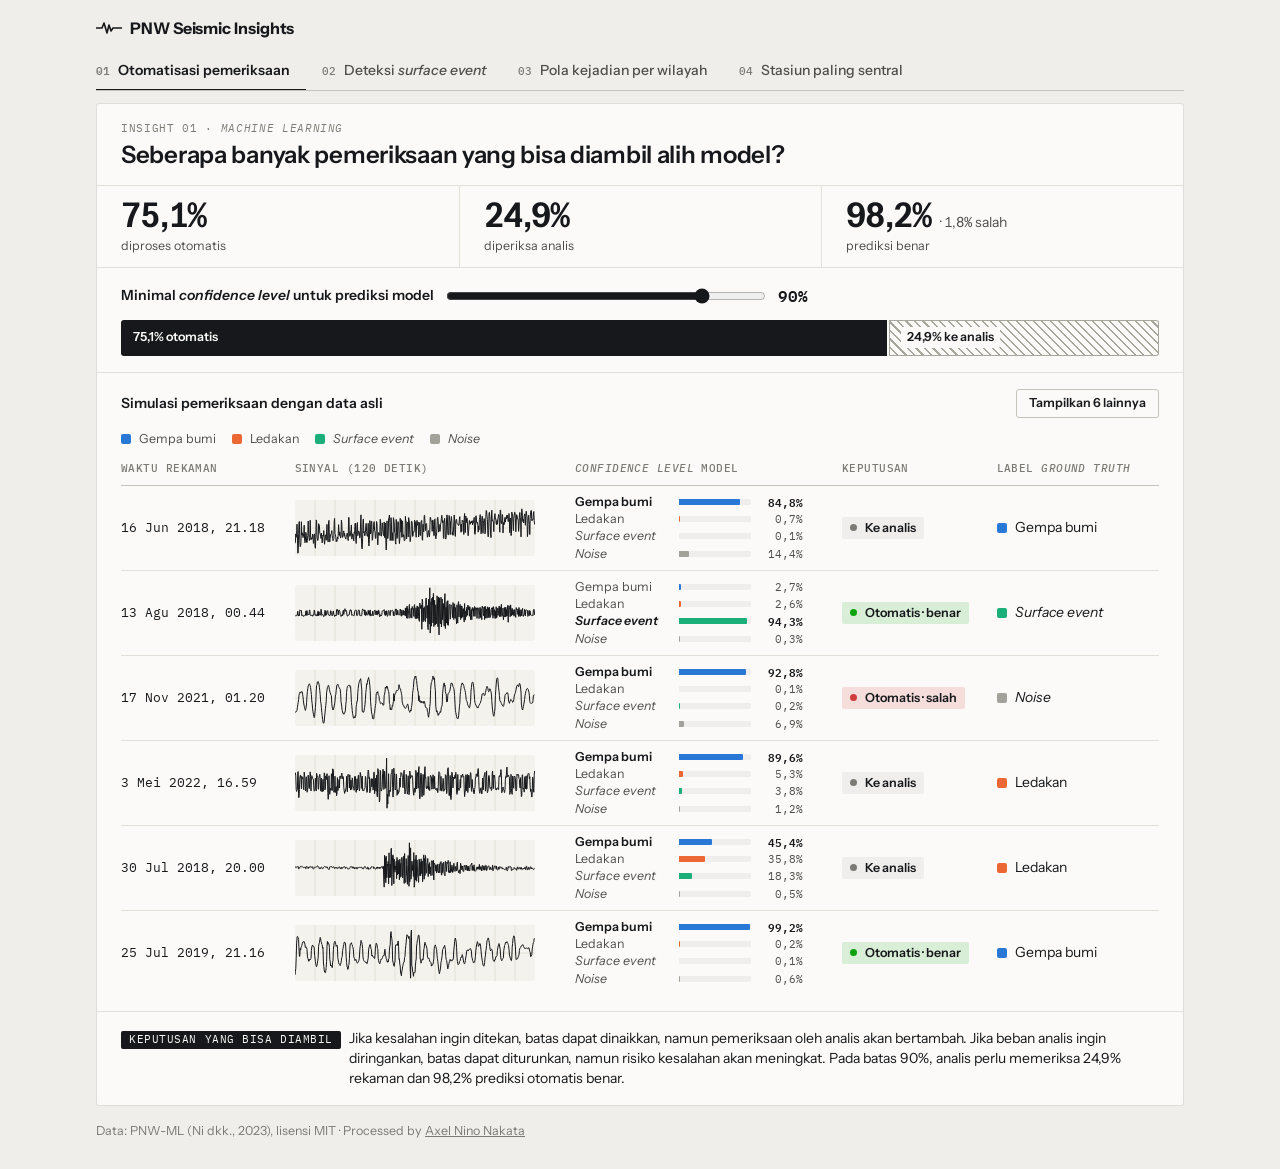
<file: docs/index.html>
<!doctype html>
<html lang="id">
<head>
<meta charset="utf-8">
<meta name="viewport" content="width=device-width, initial-scale=1">
<title>PNW Seismic Insights</title>
<meta name="description" content="Dashboard hasil klasifikasi sinyal seismik dan graph analytics jaringan stasiun Pacific Northwest.">
<link rel="icon" href="data:,">
<link rel="preconnect" href="https://fonts.googleapis.com">
<link rel="preconnect" href="https://fonts.gstatic.com" crossorigin>
<link rel="stylesheet" href="https://fonts.googleapis.com/css2?family=Instrument+Sans:wght@400;500;600;700&family=IBM+Plex+Mono:wght@400;500;600&display=swap">
<link rel="stylesheet" href="assets/style.css">
</head>
<body>
<div class="wrap">
  <header>
    <h1><svg width="26" height="14" viewBox="0 0 26 14" aria-hidden="true"><path d="M0 7h6l2-5 3 10 2-8 2 6 2-3h9" fill="none" stroke="currentColor" stroke-width="1.6" stroke-linejoin="round"/></svg>PNW Seismic Insights</h1>
  </header>

  <nav class="tabs" aria-label="Insight">
    <a href="#otomatisasi"><span class="n">01</span>Otomatisasi pemeriksaan</a>
    <a href="#surface-event"><span class="n">02</span><span>Deteksi <em>surface event</em></span></a>
    <a href="#wilayah"><span class="n">03</span>Pola kejadian per wilayah</a>
    <a href="#stasiun"><span class="n">04</span>Stasiun paling sentral</a>
  </nav>

  <p id="status" class="status" role="status">Memuat data…</p>

  <main id="app" hidden>
  <!-- 01 -->
  <section class="panel" data-panel="otomatisasi">
    <div class="blk head"><span class="eyebrow">Insight 01 · <em>Machine Learning</em></span><h2 class="q">Seberapa banyak pemeriksaan yang bisa diambil alih model?</h2></div>
    <div class="kpis">
      <div class="kpi"><b class="num" id="kAuto">–</b><span>diproses otomatis</span></div>
      <div class="kpi"><b class="num" id="kHold">–</b><span>diperiksa analis</span></div>
      <div class="kpi"><div class="kpi-row"><b class="num" id="kOk">–</b><small class="num" id="kBad"></small></div><span>prediksi benar</span></div>
    </div>
    <div class="blk">
      <div class="ctrl">
        <label for="thr">Minimal <em>confidence level</em> untuk prediksi model</label>
        <input id="thr" type="range" min="50" max="99" step="1" value="90">
        <output id="thrv" for="thr" class="num mono big">90%</output>
      </div>
      <div class="split"><div class="auto" id="sAuto"></div><div class="hold hatch" id="sHold"></div></div>
    </div>
    <div class="blk">
      <div class="row-between">
        <h3 class="sub">Simulasi pemeriksaan dengan data asli</h3>
        <button class="btn" id="again" type="button">Tampilkan 6 lainnya</button>
      </div>
      <div class="legend">
        <span><i class="sw" style="background:var(--eq)"></i>Gempa bumi</span>
        <span><i class="sw" style="background:var(--ex)"></i>Ledakan</span>
        <span><i class="sw" style="background:var(--su)"></i><em>Surface event</em></span>
        <span><i class="sw" style="background:var(--no)"></i><em>Noise</em></span>
      </div>
      <div class="scroll"><table class="queue">
        <thead><tr><th scope="col">Waktu rekaman</th><th scope="col">Sinyal (120 detik)</th><th scope="col"><em>Confidence level</em> model</th><th scope="col">Keputusan</th><th scope="col">Label <em>ground truth</em></th></tr></thead>
        <tbody id="queue"></tbody>
      </table></div>
    </div>
    <div class="blk foot">
      <p class="decide"><span class="lbl">Keputusan yang bisa diambil</span><span id="dec1"></span></p>
    </div>
  </section>

  <!-- 02 -->
  <section class="panel" data-panel="surface-event" hidden>
    <div class="blk head">
      <span class="eyebrow">Insight 02 · <em>Graph Analytics</em> + <em>Deep Learning</em></span>
      <h2 class="q">Bagaimana agar <em>surface event</em> tidak terlewat?</h2>
      <p class="ctx"><em>Surface event</em> seperti longsor di sekitar gunung api memiliki getaran kecil dan sering hanya terekam 1 stasiun, berbeda dengan gempa bumi atau ledakan.</p>
    </div>
    <div class="blk">
      <h3 class="sub">Pilih aturan alarm</h3>
      <div class="seg" id="setup" role="group" aria-label="Pilih aturan alarm"></div>
    </div>
    <div class="kpis">
      <div class="kpi"><b class="num" id="kDetect">–</b><span><em>surface event</em> terdeteksi</span></div>
      <div class="kpi"><b class="num" id="kLost">–</b><span><em>surface event</em> terlewat</span></div>
      <div class="kpi"><b class="num" id="kNoise">–</b><span><em>noise</em> masuk ke analis</span></div>
    </div>
    <div class="blk">
      <div class="charts two">
        <div class="chart"><h3 class="sub">Kejadian yang terdeteksi</h3><div class="hbars" id="cEvents"></div></div>
        <div class="chart"><h3 class="sub"><em>Noise</em> yang masuk ke analis</h3><div class="hbars" id="cNoise"></div></div>
      </div>
    </div>
    <div class="blk foot">
      <p class="decide"><span class="lbl">Keputusan yang bisa diambil</span><span id="dec2"></span></p>
    </div>
  </section>

  <!-- 03 -->
  <section class="panel" data-panel="wilayah" hidden>
    <div class="blk head"><span class="eyebrow">Insight 03 · <em>Graph Analytics</em></span><h2 class="q">Pola kejadian di setiap wilayah</h2></div>
    <div class="kpis">
      <div class="kpi"><b class="num" id="kEx">–</b><span>ledakan di Oregon barat tengah</span></div>
      <div class="kpi"><b class="num" id="kSu">–</b><span><em>surface event</em> di kawasan gunung api Oregon tengah</span></div>
      <div class="kpi"><b class="num" id="kOffice">–</b><span>ledakan terjadi pada hari kerja pukul 08.00–17.00</span></div>
    </div>
    <div class="blk">
      <div class="maprow">
        <div class="mapcol">
          <svg class="map" id="regionMap" role="group" aria-label="Peta kelompok stasiun, gunung api, dan lokasi ledakan"></svg>
          <div class="legend">
            <span><i class="sw" style="background:var(--eq)"></i>Gempa bumi</span>
            <span><i class="sw" style="background:var(--ex)"></i>Ledakan</span>
            <span><i class="sw" style="background:var(--su)"></i><em>Surface event</em></span>
            <span><i class="sw round dotmark" style="background:var(--ex)"></i>Lokasi ledakan</span>
            <span><svg width="11" height="10" viewBox="0 0 10 9" aria-hidden="true"><path d="M5 0L10 9H0Z" fill="var(--volc)"/></svg>Gunung api</span>
          </div>
          <p class="cap muted">Pilih cincin untuk melihat detail kejadian di wilayah.</p>
        </div>
        <div class="side">
          <label class="selwrap"><span class="cap">Pilih wilayah</span><select id="groupSel"></select></label>
          <div id="regionDetail"></div>
        </div>
      </div>
    </div>
    <div class="blk foot">
      <p class="decide"><span class="lbl">Keputusan yang bisa diambil</span><span>Dari sini terlihat tiap wilayah punya pola sendiri: Oregon barat didominasi ledakan pada jam kerja, sedangkan kawasan gunung api lebih sering mencatat <em>surface event</em>. Fokus pemeriksaan bisa disesuaikan dengan pola wilayahnya.</span></p>
    </div>
  </section>

  <!-- 04 -->
  <section class="panel" data-panel="stasiun" hidden>
    <div class="blk head">
      <span class="eyebrow">Insight 04 · <em>Graph Analytics</em></span>
      <h2 class="q">Stasiun mana yang paling sentral bagi jaringan?</h2>
      <p class="ctx">Stasiun sentral adalah stasiun yang terhubung dengan banyak stasiun lain yang juga sentral (<em>PageRank</em>).</p>
    </div>
    <div class="kpis">
      <div class="kpi"><b class="num" id="kTop">–</b><span>stasiun sentral</span></div>
      <div class="kpi"><b class="num" id="kAll">–</b><span>total stasiun dalam jaringan</span></div>
      <div class="kpi"><b class="num" id="kNb">–</b><span>stasiun yang terhubung dengan stasiun peringkat 1</span></div>
    </div>
    <div class="blk">
      <div class="maprow">
        <div class="mapcol">
          <svg class="map" id="stMap" role="group" aria-label="Peta stasiun dalam jaringan"></svg>
          <div class="row-between">
            <div class="legend" id="stLegend"></div>
            <label class="check"><input type="checkbox" id="hlToggle" checked> <span><em>Highlight</em> 10 stasiun sentral</span></label>
          </div>
        </div>
        <div class="side">
          <h3 class="sub">10 stasiun paling sentral</h3>
          <div class="ranklist" id="rankList"></div>
          <p class="note" id="stDetail"></p>
        </div>
      </div>
    </div>
    <div class="blk foot">
      <p class="decide"><span class="lbl">Keputusan yang bisa diambil</span><span id="dec4"></span></p>
    </div>
  </section>
  </main>

  <footer>Data: PNW-ML (Ni dkk., 2023), lisensi MIT · Processed by <a href="https://github.com/axelnakata/Big-Data-Earthquake-Classification">Axel Nino Nakata</a></footer>
</div>
<div id="tip" hidden></div>
<script src="assets/app.js"></script>
</body>
</html>
</file>
<file: docs/assets/style.css>
/* PNW Seismic Insights: calm monitoring console. One type scale (11/12.5/14/16/24/34), one spacing scale (4/8/12/16/24). */
:root{
  --page:#efeeea; --surface:#fbfaf8; --ink:#16181b; --ink-2:#4f4e4a; --muted:#7c7a74;
  --grid:#e2e0d9; --base:#c6c4ba; --ring:rgba(20,20,18,.12); --land:#e7e5dd; --sea:#f4f3ee; --wash:rgba(22,24,27,.05);
  --paper:#f4f2ec; --paperline:#e3e0d6;
  --eq:#2a78d6; --ex:#eb6834; --su:#1baf7a; --no:#a3a29a;
  --good:#0ca30c; --crit:#d03b3b; --hold:#a9a79d; --volc:#8a3b2c; --netbar:#c3c1b7; --dim:#a8a69c;
  --f-ui:"Instrument Sans",system-ui,-apple-system,"Segoe UI",sans-serif;
  --f-mono:"IBM Plex Mono",ui-monospace,"SF Mono",Menlo,monospace;
}
@media (prefers-color-scheme:dark){:root:not([data-theme="light"]){
  --page:#0e0e0d; --surface:#181817; --ink:#f0efea; --ink-2:#c4c2b9; --muted:#8e8c85;
  --grid:#2b2b28; --base:#3d3c38; --ring:rgba(255,255,255,.1); --land:#272725; --sea:#1b1b1a; --wash:rgba(255,255,255,.06);
  --paper:#202020; --paperline:#2f2f2c;
  --eq:#3987e5; --ex:#d95926; --su:#199e70; --no:#6f6e68;
  --good:#3fbf4a; --crit:#e4605c; --hold:#5a5954; --volc:#e08a6e; --netbar:#4c4b46; --dim:#5e5d57; color-scheme:dark}}
:root[data-theme="dark"]{
  --page:#0e0e0d; --surface:#181817; --ink:#f0efea; --ink-2:#c4c2b9; --muted:#8e8c85;
  --grid:#2b2b28; --base:#3d3c38; --ring:rgba(255,255,255,.1); --land:#272725; --sea:#1b1b1a; --wash:rgba(255,255,255,.06);
  --paper:#202020; --paperline:#2f2f2c;
  --eq:#3987e5; --ex:#d95926; --su:#199e70; --no:#6f6e68;
  --good:#3fbf4a; --crit:#e4605c; --hold:#5a5954; --volc:#e08a6e; --netbar:#4c4b46; --dim:#5e5d57; color-scheme:dark}

*{box-sizing:border-box}
[hidden]{display:none!important}
html{-webkit-text-size-adjust:100%}
body{margin:0;background:var(--page);color:var(--ink);font-family:var(--f-ui);font-size:14px;line-height:1.5}
h1,h2,h3,h4,p{margin:0}
em{font-style:italic}
a{color:inherit}
.num{font-variant-numeric:tabular-nums}
.mono{font-family:var(--f-mono)}
.muted{color:var(--muted)}
:focus-visible{outline:2px solid var(--eq);outline-offset:2px}

.wrap{max-width:1120px;margin:0 auto;padding:16px max(16px,env(safe-area-inset-right)) 24px max(16px,env(safe-area-inset-left));display:flex;flex-direction:column;gap:12px}
header{display:flex;align-items:center}
h1{font-size:16px;font-weight:700;letter-spacing:-.005em;display:flex;align-items:center;gap:8px}
h1 svg{flex:none}

.tabs{display:flex;overflow-x:auto;border-bottom:1px solid var(--base);scrollbar-width:none}
.tabs::-webkit-scrollbar{display:none}
.tabs a{display:flex;gap:8px;align-items:baseline;padding:8px 16px 8px 0;margin-right:16px;text-decoration:none;color:var(--ink-2);font-weight:500;white-space:nowrap;border-bottom:2px solid transparent;margin-bottom:-1px}
.tabs a:hover{color:var(--ink)}
.tabs a[aria-current="page"]{color:var(--ink);border-bottom-color:var(--ink);font-weight:600}
.tabs .n{font-family:var(--f-mono);font-size:11px;color:var(--muted)}

.status{padding:24px 0;color:var(--ink-2)}
.status.err{color:var(--crit)}

.panel{background:var(--surface);border:1px solid var(--ring);border-radius:3px;min-width:0}
.blk{padding:16px clamp(16px,2.4vw,24px);border-top:1px solid var(--grid);display:flex;flex-direction:column;gap:12px;min-width:0}
.blk.head{border-top:0;gap:4px}
.eyebrow{font-family:var(--f-mono);font-size:11px;letter-spacing:.06em;text-transform:uppercase;color:var(--muted)}
.q{font-size:clamp(20px,2.3vw,24px);font-weight:600;letter-spacing:-.012em;line-height:1.2;text-wrap:balance}
.sub{font-size:14px;font-weight:600}

.kpis{display:grid;grid-template-columns:repeat(3,minmax(0,1fr));border-top:1px solid var(--grid)}
.kpi{padding:12px clamp(16px,2.4vw,24px);border-left:1px solid var(--grid);display:flex;flex-direction:column;gap:4px;min-width:0}
.kpi:first-child{border-left:0}
.kpi b{font-size:clamp(26px,3.3vw,34px);font-weight:600;line-height:1.05;letter-spacing:-.02em}
.kpi>span{font-size:12.5px;color:var(--ink-2);line-height:1.35}
.kpi-row{display:flex;align-items:baseline;gap:8px;flex-wrap:wrap}
.kpi-row small{font-size:14px;color:var(--ink-2)}
@media (max-width:640px){
  .kpis{grid-template-columns:minmax(0,1fr)}
  .kpi{border-left:0;border-top:1px solid var(--grid);padding-block:8px;flex-direction:row;align-items:baseline;gap:12px}
  .kpi:first-child{border-top:0}
  .kpi b,.kpi-row{flex:none;min-width:96px}
}

.decide{display:flex;gap:8px;align-items:baseline;font-size:14px;line-height:1.45}
.decide .lbl{font-family:var(--f-mono);font-size:11px;letter-spacing:.05em;text-transform:uppercase;background:var(--ink);color:var(--surface);padding:1px 8px;border-radius:2px;flex:none}
.foot{gap:8px}
footer{font-size:12.5px;color:var(--muted);padding:4px 0}

.ctrl{display:flex;flex-wrap:wrap;gap:8px 12px;align-items:center}
.ctrl label{font-weight:600}
input[type=range]{accent-color:var(--ink);width:min(320px,100%);margin:0}
.big{font-size:16px;font-weight:600;min-width:44px}
.btn{appearance:none;border:1px solid var(--base);background:var(--surface);color:var(--ink);font:inherit;font-weight:600;font-size:12.5px;padding:4px 12px;border-radius:3px;cursor:pointer;white-space:nowrap}
.btn:hover{background:var(--wash)}
.row-between{display:flex;flex-wrap:wrap;gap:8px 12px;align-items:center;justify-content:space-between}
.legend{display:flex;flex-wrap:wrap;gap:4px 16px;font-size:12.5px;color:var(--ink-2)}
.legend>span{display:inline-flex;align-items:center;gap:8px}
.sw{width:10px;height:10px;border-radius:2px;display:inline-block;flex:none}
.sw.round{border-radius:50%}
.sw.dotmark{width:6px;height:6px;opacity:.55}
.cap{font-size:12.5px;color:var(--ink-2)}
.cap.muted{color:var(--muted)}
.hatch{background:repeating-linear-gradient(45deg,var(--hold) 0 1.5px,transparent 1.5px 6px);box-shadow:inset 0 0 0 1px var(--hold)}
.scroll{overflow-x:auto}

/* 01 */
.split{display:flex;gap:2px;height:36px}
.split>div{display:flex;align-items:center;padding:0 12px;font-weight:600;font-size:12.5px;min-width:0;white-space:nowrap;overflow:hidden;transition:flex-grow .2s}
@media (max-width:640px){.split .w{display:none}}
.split .plate{background:var(--surface);padding:1px 6px;border-radius:2px}
.split .auto{background:var(--ink);color:var(--surface);border-radius:3px 0 0 3px}
.split .hold{color:var(--ink);border-radius:0 3px 3px 0}
.queue{width:100%;border-collapse:collapse;min-width:800px}
th{font-family:var(--f-mono);font-size:11px;letter-spacing:.04em;text-transform:uppercase;color:var(--muted);font-weight:500;text-align:left}
.queue th{padding:0 12px 8px 0;border-bottom:1px solid var(--base);white-space:nowrap}
.queue td{padding:8px 12px 8px 0;border-bottom:1px solid var(--grid);vertical-align:middle}
.queue tr:last-child td{border-bottom:0}
.rec{font-family:var(--f-mono);font-size:12.5px;line-height:1.4;white-space:nowrap}
.sig{display:block;width:240px;height:56px;background:var(--paper);border-radius:2px}
.probs{display:grid;grid-template-columns:96px 72px 44px;gap:1px 8px;align-items:center;font-size:12.5px;color:var(--ink-2);line-height:1.3}
.probs .bar{height:6px;background:var(--wash);border-radius:1px}
.probs .bar div{height:100%;border-radius:0 1px 1px 0}
.probs .top{color:var(--ink);font-weight:600}
.probs .v{text-align:right;font-family:var(--f-mono);font-size:11px}
.pill{display:inline-flex;align-items:center;gap:8px;font-size:12.5px;font-weight:600;padding:2px 8px;border-radius:2px;white-space:nowrap}
.pill i{width:7px;height:7px;border-radius:50%}
.pill.ok{background:color-mix(in srgb,var(--good) 14%,transparent)}
.pill.ok i{background:var(--good)}
.pill.bad{background:color-mix(in srgb,var(--crit) 15%,transparent)}
.pill.bad i{background:var(--crit)}
.pill.hold{background:var(--wash)}
.pill.hold i{background:var(--muted)}
.lab{display:inline-flex;align-items:center;gap:8px;white-space:nowrap}

/* 02 */
.ctx{font-size:14px;color:var(--ink-2);margin-top:4px;max-width:78ch}
.charts{display:grid;grid-template-columns:repeat(3,minmax(0,1fr));gap:24px 32px}
@media (max-width:760px){.charts{grid-template-columns:minmax(0,1fr)}}
.charts.two{grid-template-columns:minmax(0,2fr) minmax(0,1fr)}
@media (max-width:760px){.charts.two{grid-template-columns:minmax(0,1fr)}}
.seg{display:grid;grid-template-columns:repeat(3,minmax(0,1fr));gap:8px}
@media (max-width:640px){.seg{grid-template-columns:minmax(0,1fr)}}
.seg button{appearance:none;border:1px solid var(--base);background:var(--surface);color:var(--ink);font:inherit;font-weight:600;text-align:left;padding:8px 12px;border-radius:3px;cursor:pointer}
.seg button:hover{background:var(--wash)}
.seg button[aria-pressed="true"]{background:var(--ink);color:var(--surface);border-color:var(--ink)}
.chart{display:flex;flex-direction:column;gap:12px;min-width:0}
.hbars{display:flex;flex-direction:column;gap:12px}
.hb{display:grid;grid-template-columns:minmax(0,1fr) auto;gap:4px 8px;align-items:baseline;font-size:12.5px;color:var(--ink-2);line-height:1.3}
.hb.on{color:var(--ink);font-weight:600}
.hv{font-size:14px;font-weight:600;color:var(--ink)}
.ht{grid-column:1/-1;height:10px;background:var(--wash);border-radius:2px}
.ht div{height:100%;border-radius:2px;transition:width .25s}

/* maps */
.maprow{display:grid;grid-template-columns:minmax(0,480px) minmax(0,1fr);gap:24px;align-items:start}
@media (max-width:820px){.maprow{grid-template-columns:minmax(0,1fr)}}
.mapcol{display:flex;flex-direction:column;gap:8px;min-width:0}
.map{width:100%;height:auto;display:block;background:var(--sea);border:1px solid var(--ring);border-radius:2px}
.map .state{fill:var(--land);stroke:var(--base);stroke-width:.8px;vector-effect:non-scaling-stroke}
.map text{font-family:var(--f-ui)}
.map .stl{letter-spacing:.12em;text-transform:uppercase;fill:var(--muted)}
.map .hit{cursor:pointer}
.map .lbl{fill:var(--ink);font-weight:500;paint-order:stroke;stroke:var(--sea);stroke-width:3px;stroke-linejoin:round}
.map .hit:focus-visible{outline:none}
.map .hit:focus-visible .disc{stroke:var(--eq);stroke-width:2.5}
.check{display:inline-flex;gap:8px;align-items:center;font-weight:600;cursor:pointer}
.check input{accent-color:var(--ink);margin:0}
.side{display:flex;flex-direction:column;gap:12px;min-width:0}
.selwrap{display:none;flex-direction:column;gap:4px}
@media (max-width:820px){.selwrap{display:flex}}
select{font:inherit;color:var(--ink);background:var(--surface);border:1px solid var(--base);border-radius:3px;padding:4px 8px}
#regionDetail{display:flex;flex-direction:column;gap:12px}
.rname{font-size:20px;font-weight:600;letter-spacing:-.01em;line-height:1.2}
.lead{font-size:16px;line-height:1.4}
.note{border-left:1px solid var(--base);padding-left:12px;font-size:12.5px;display:flex;flex-direction:column;gap:2px;color:var(--ink-2)}
.note b{color:var(--ink);font-weight:600}
.ranklist{display:flex;flex-direction:column;border-top:1px solid var(--grid)}
.ranklist button{appearance:none;border:0;border-bottom:1px solid var(--grid);background:none;font:inherit;color:var(--ink);text-align:left;display:grid;grid-template-columns:24px minmax(0,1fr) auto;gap:8px;align-items:baseline;padding:4px 8px;cursor:pointer}
.ranklist button:hover{background:var(--wash)}
.ranklist button[aria-pressed="true"]{background:var(--wash);font-weight:600}
.ranklist .r{color:var(--muted);font-family:var(--f-mono);font-size:12.5px}
.ranklist .c{font-family:var(--f-mono);font-size:12.5px}
.ranklist .l{font-size:12.5px;color:var(--ink-2);font-weight:400}

#tip{position:fixed;left:0;top:0;pointer-events:none;z-index:50;background:var(--ink);color:var(--surface);font-size:12.5px;padding:4px 8px;border-radius:3px;max-width:260px;line-height:1.35}
@media (prefers-reduced-motion:reduce){*{transition:none!important}}
</file>
